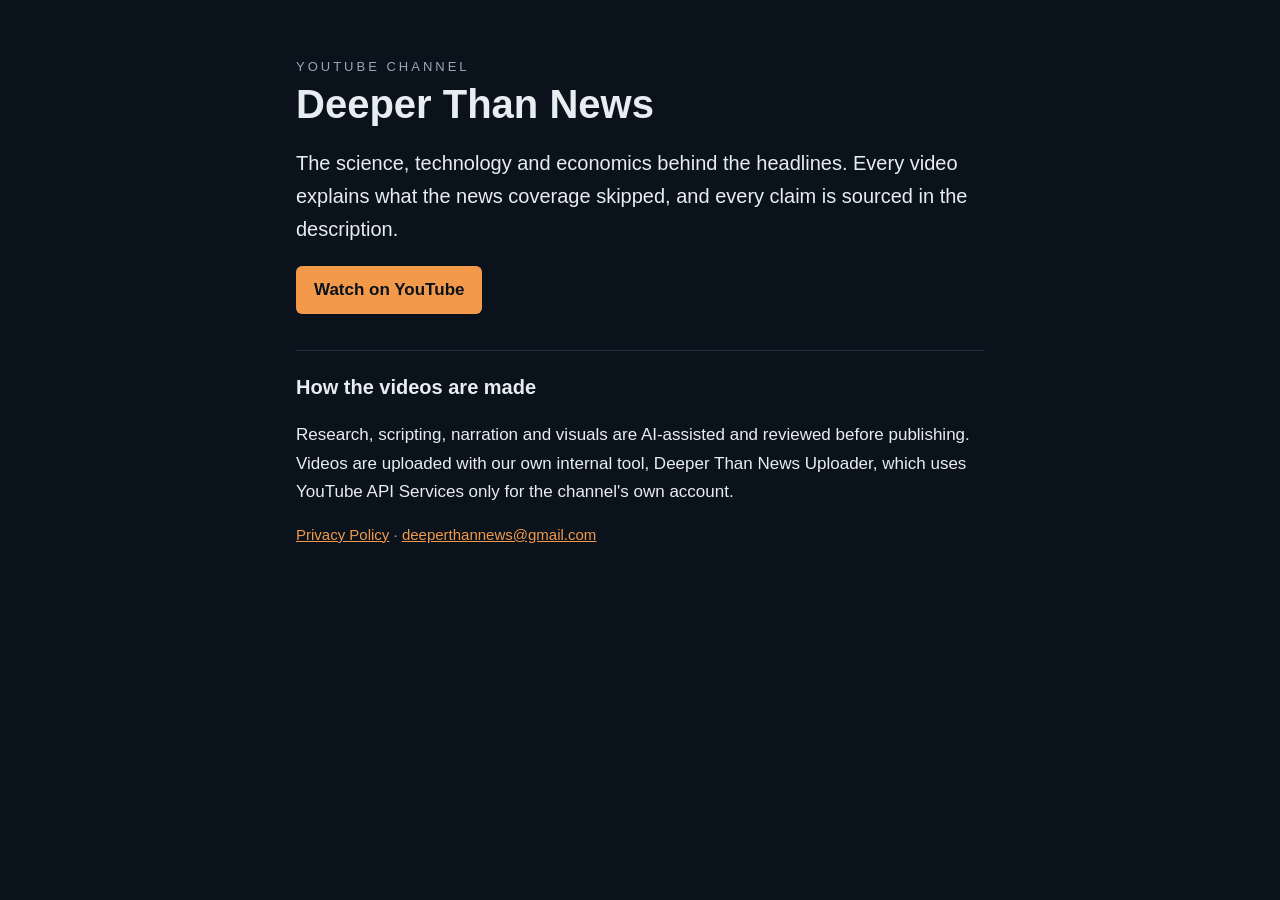
<file: index.html>
<!doctype html>
<html lang="en">
<head>
<meta charset="utf-8">
<meta name="viewport" content="width=device-width, initial-scale=1">
<title>Deeper Than News</title>
<meta name="description" content="The science, technology and economics behind the headlines.">
<link rel="stylesheet" href="style.css">
</head>
<body>
<main>
  <p class="kicker">YouTube channel</p>
  <h1>Deeper Than News</h1>
  <p class="lede">The science, technology and economics behind the headlines. Every video explains
  what the news coverage skipped, and every claim is sourced in the description.</p>
  <p><a class="button" href="https://www.youtube.com/@deeperthannews">Watch on YouTube</a></p>

  <h2>How the videos are made</h2>
  <p>Research, scripting, narration and visuals are AI-assisted and reviewed before publishing.
  Videos are uploaded with our own internal tool, Deeper Than News Uploader, which uses YouTube API
  Services only for the channel's own account.</p>

  <p class="muted"><a href="privacy.html">Privacy Policy</a> ·
  <a href="mailto:deeperthannews@gmail.com">deeperthannews@gmail.com</a></p>
</main>
</body>
</html>
</file>
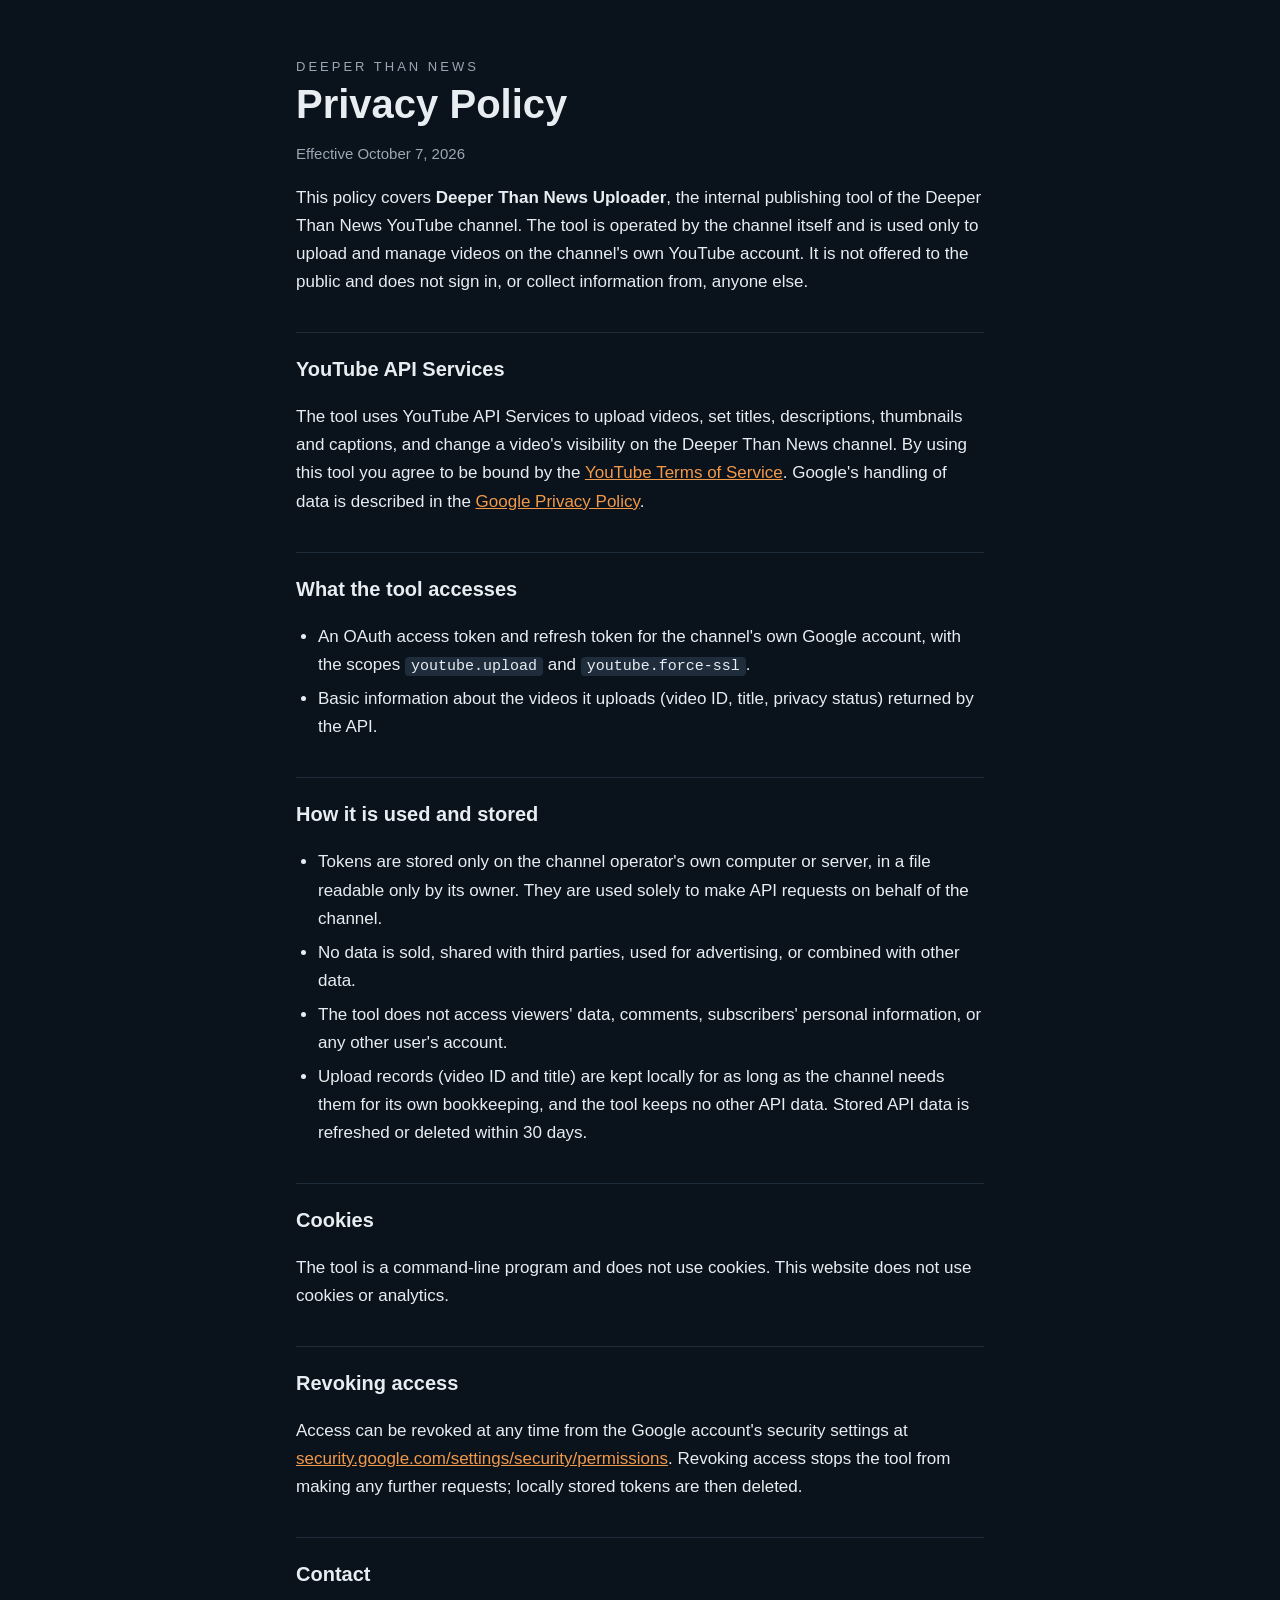
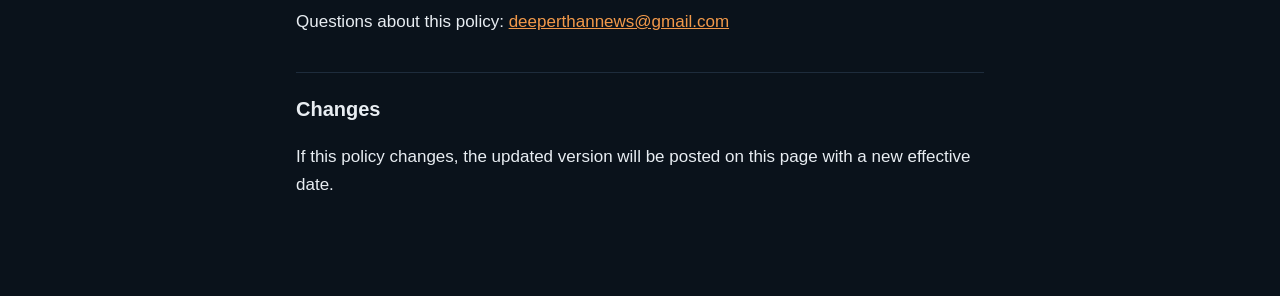
<file: privacy.html>
<!doctype html>
<html lang="en">
<head>
<meta charset="utf-8">
<meta name="viewport" content="width=device-width, initial-scale=1">
<title>Privacy Policy · Deeper Than News</title>
<link rel="stylesheet" href="style.css">
</head>
<body>
<main>
  <p class="kicker"><a href="index.html">Deeper Than News</a></p>
  <h1>Privacy Policy</h1>
  <p class="muted">Effective October 7, 2026</p>

  <p>This policy covers <strong>Deeper Than News Uploader</strong>, the internal publishing tool of the
  Deeper Than News YouTube channel. The tool is operated by the channel itself and is used only to
  upload and manage videos on the channel's own YouTube account. It is not offered to the public and
  does not sign in, or collect information from, anyone else.</p>

  <h2>YouTube API Services</h2>
  <p>The tool uses YouTube API Services to upload videos, set titles, descriptions, thumbnails and
  captions, and change a video's visibility on the Deeper Than News channel. By using this tool you
  agree to be bound by the <a href="https://www.youtube.com/t/terms">YouTube Terms of Service</a>.
  Google's handling of data is described in the
  <a href="https://policies.google.com/privacy">Google Privacy Policy</a>.</p>

  <h2>What the tool accesses</h2>
  <ul>
    <li>An OAuth access token and refresh token for the channel's own Google account, with the scopes
    <code>youtube.upload</code> and <code>youtube.force-ssl</code>.</li>
    <li>Basic information about the videos it uploads (video ID, title, privacy status) returned by the API.</li>
  </ul>

  <h2>How it is used and stored</h2>
  <ul>
    <li>Tokens are stored only on the channel operator's own computer or server, in a file readable only
    by its owner. They are used solely to make API requests on behalf of the channel.</li>
    <li>No data is sold, shared with third parties, used for advertising, or combined with other data.</li>
    <li>The tool does not access viewers' data, comments, subscribers' personal information, or any
    other user's account.</li>
    <li>Upload records (video ID and title) are kept locally for as long as the channel needs them for
    its own bookkeeping, and the tool keeps no other API data. Stored API data is refreshed or deleted
    within 30 days.</li>
  </ul>

  <h2>Cookies</h2>
  <p>The tool is a command-line program and does not use cookies. This website does not use cookies
  or analytics.</p>

  <h2>Revoking access</h2>
  <p>Access can be revoked at any time from the Google account's security settings at
  <a href="https://security.google.com/settings/security/permissions">security.google.com/settings/security/permissions</a>.
  Revoking access stops the tool from making any further requests; locally stored tokens are then deleted.</p>

  <h2>Contact</h2>
  <p>Questions about this policy: <a href="mailto:deeperthannews@gmail.com">deeperthannews@gmail.com</a></p>

  <h2>Changes</h2>
  <p>If this policy changes, the updated version will be posted on this page with a new effective date.</p>
</main>
</body>
</html>
</file>
<file: style.css>
:root { --bg: #0A121B; --fg: #E8EDF2; --soft: #9AA7B4; --accent: #F2994A; --line: #1E2C3C; }
* { box-sizing: border-box; }
body { margin: 0; background: var(--bg); color: var(--fg);
  font: 17px/1.65 -apple-system, BlinkMacSystemFont, "Segoe UI", Roboto, Helvetica, Arial, sans-serif; }
main { max-width: 720px; margin: 0 auto; padding: 56px 16px 80px; }
h1 { font-size: 40px; line-height: 1.15; margin: 4px 0 12px; }
h2 { font-size: 20px; margin: 36px 0 8px; padding-top: 20px; border-top: 1px solid var(--line); }
a { color: var(--accent); }
.kicker { text-transform: uppercase; letter-spacing: 3px; font-size: 13px; color: var(--soft); margin: 0; }
.kicker a { color: var(--soft); text-decoration: none; }
.lede { font-size: 20px; color: var(--fg); }
.muted { color: var(--soft); font-size: 15px; }
.button { display: inline-block; background: var(--accent); color: #0A121B; font-weight: 700;
  padding: 10px 18px; border-radius: 6px; text-decoration: none; }
code { background: var(--line); padding: 1px 6px; border-radius: 4px; font-size: 15px; }
ul { padding-left: 22px; }
li { margin: 6px 0; }
</file>
